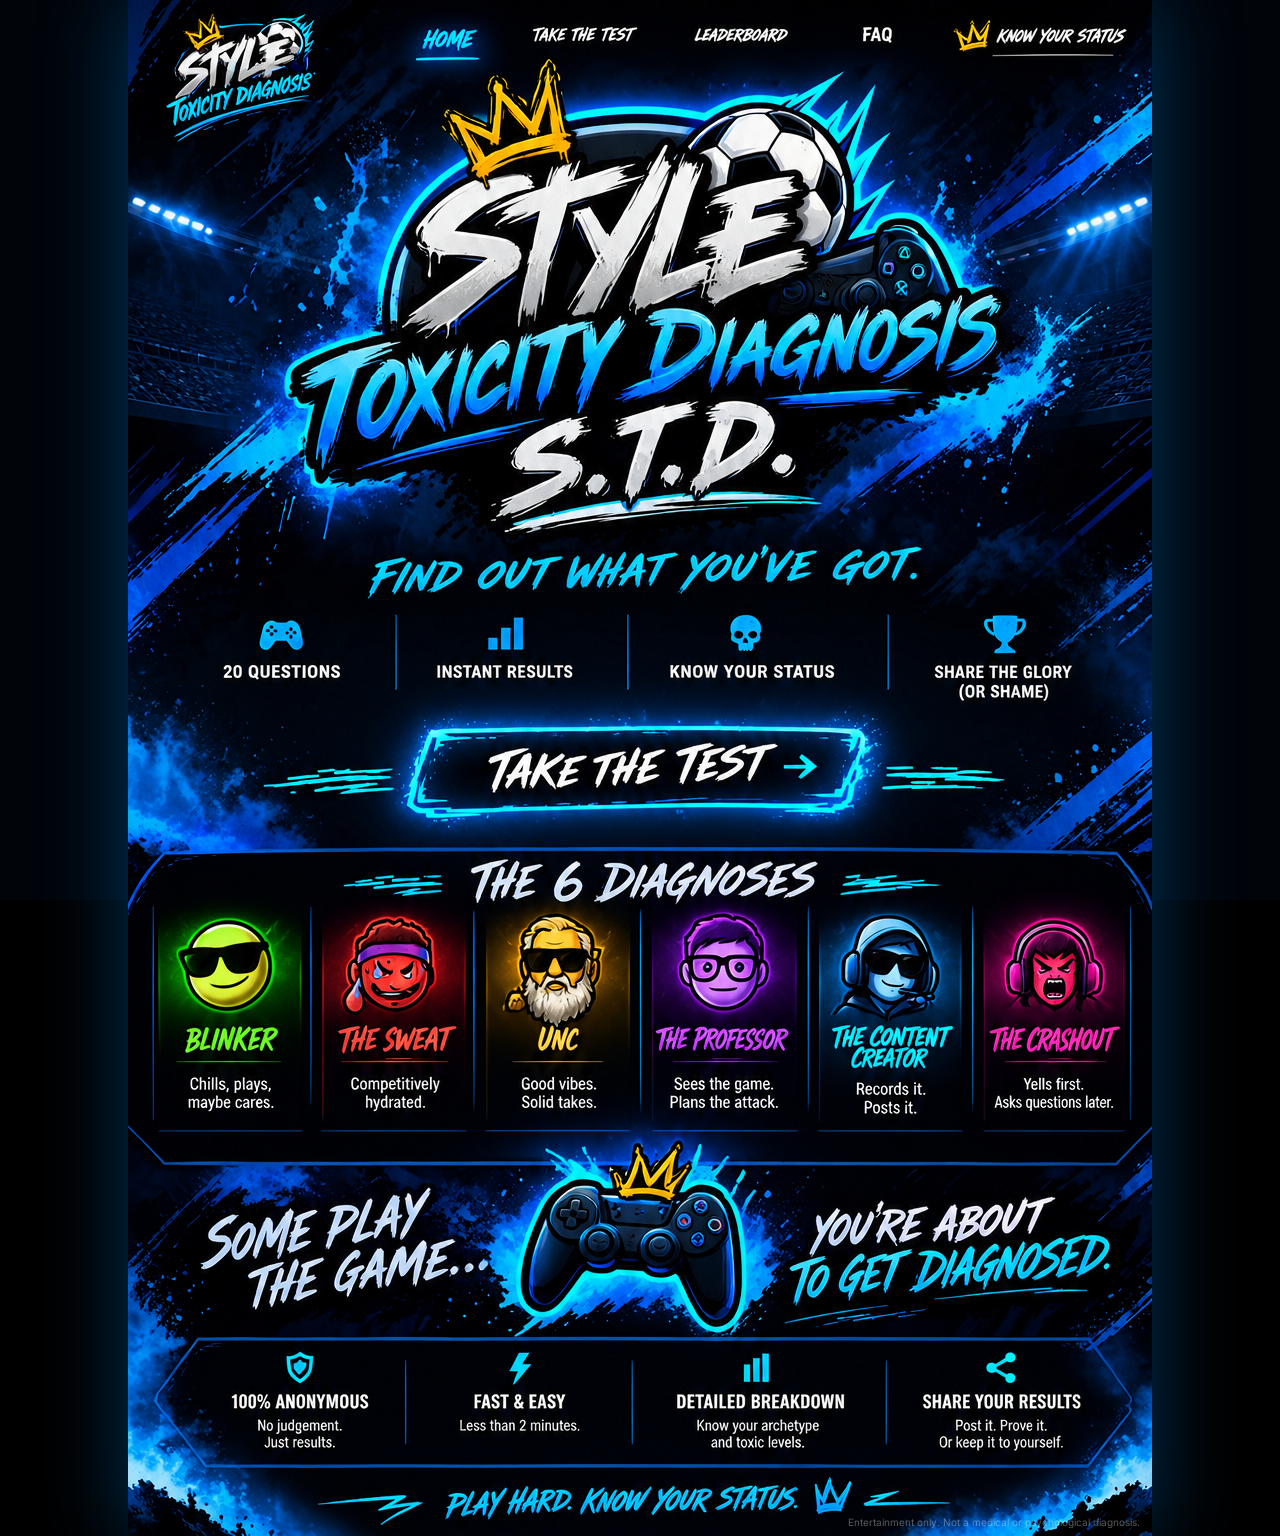
<file: index.html>
<!doctype html>
<html lang="en">
<head>
  <meta charset="utf-8" />
  <meta name="viewport" content="width=device-width,initial-scale=1,viewport-fit=cover" />
  <meta name="theme-color" content="#02060b" />
  <meta name="description" content="Style Toxicity Diagnosis — 20 questions. Six archetypes. Know your status." />
  <title>Style Toxicity Diagnosis — Know Your Status</title>
  <link rel="icon" href="https://raw.githubusercontent.com/stauvin-gif/steven-jones-media/main/favicon.svg" type="image/svg+xml" />
  <link rel="preconnect" href="https://fonts.googleapis.com">
  <link rel="preconnect" href="https://fonts.gstatic.com" crossorigin>
  <link href="https://fonts.googleapis.com/css2?family=Bangers&family=Black+Ops+One&family=Inter:wght@400;600;700;800;900&display=swap" rel="stylesheet">
  <link rel="stylesheet" href="style.css" />
</head>
<body>
  <div id="app"></div>
  <script src="app.js"></script>
</body>
</html>
</file>
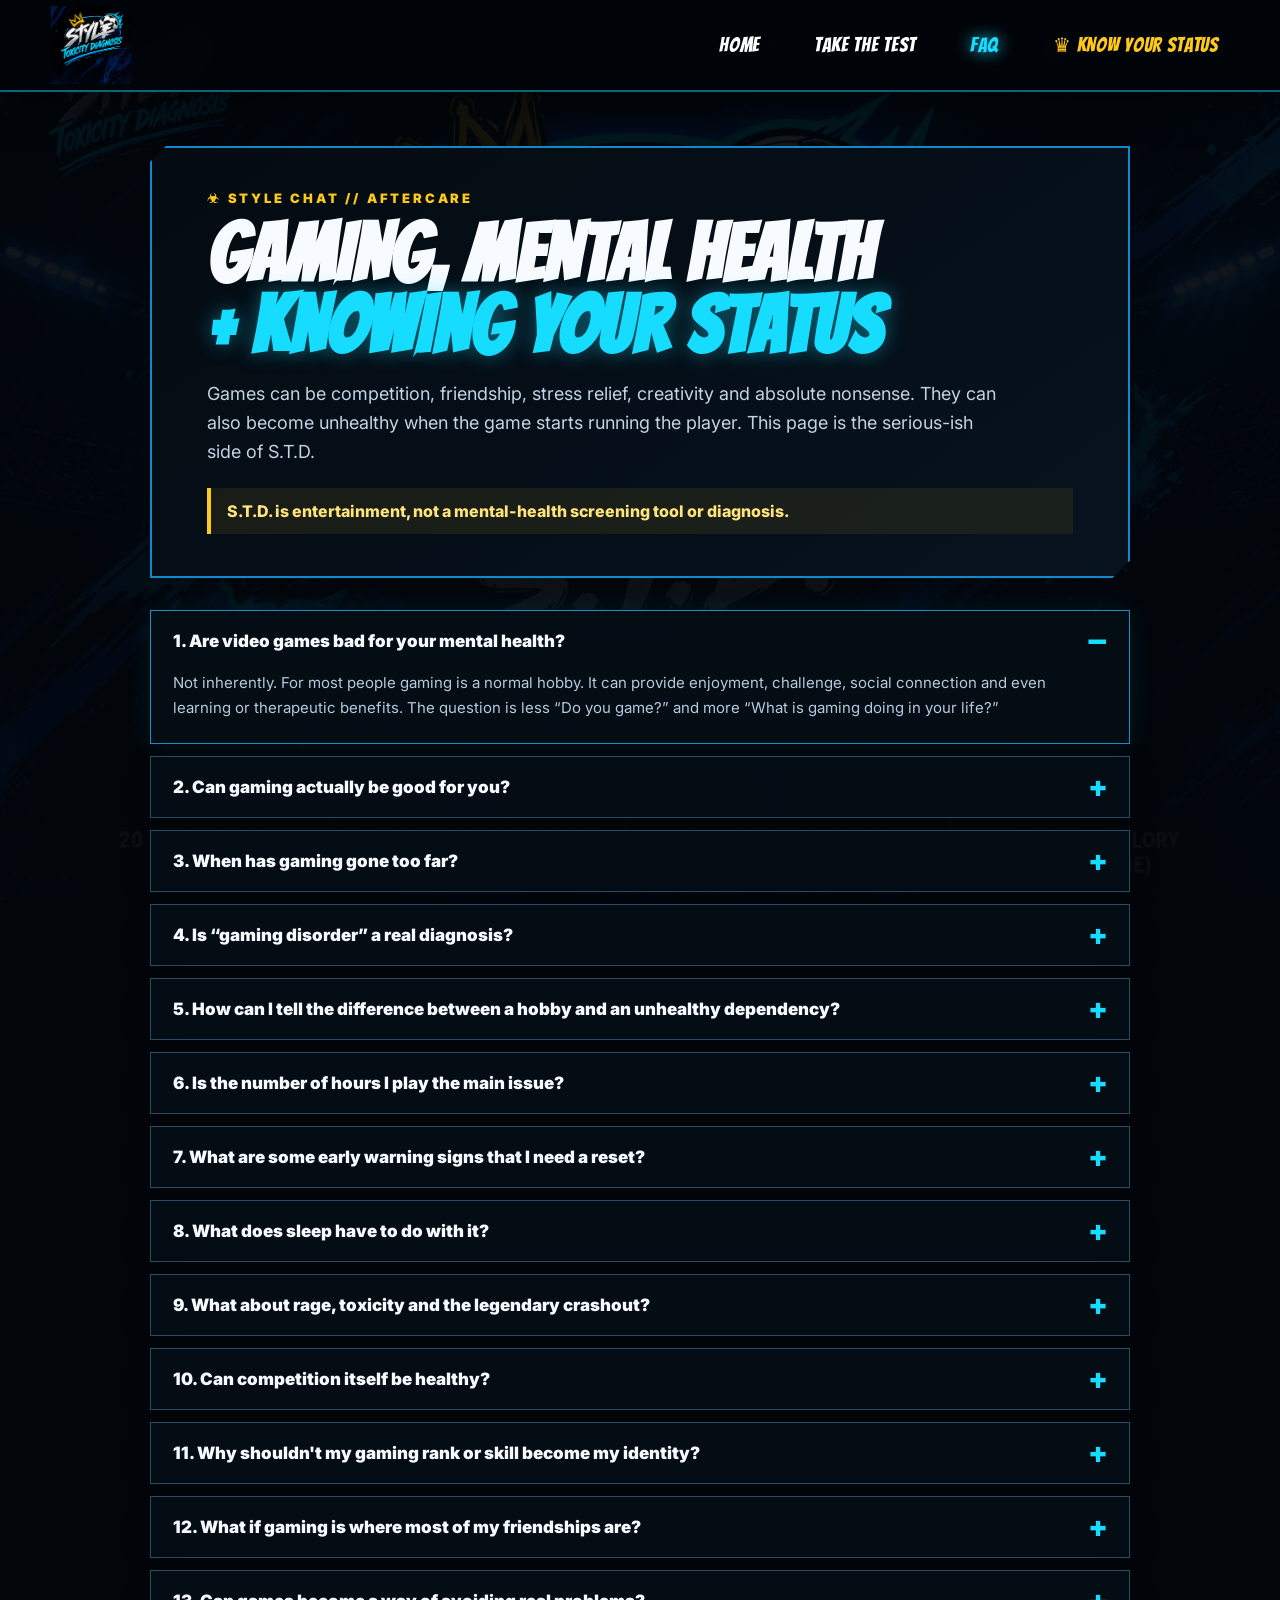
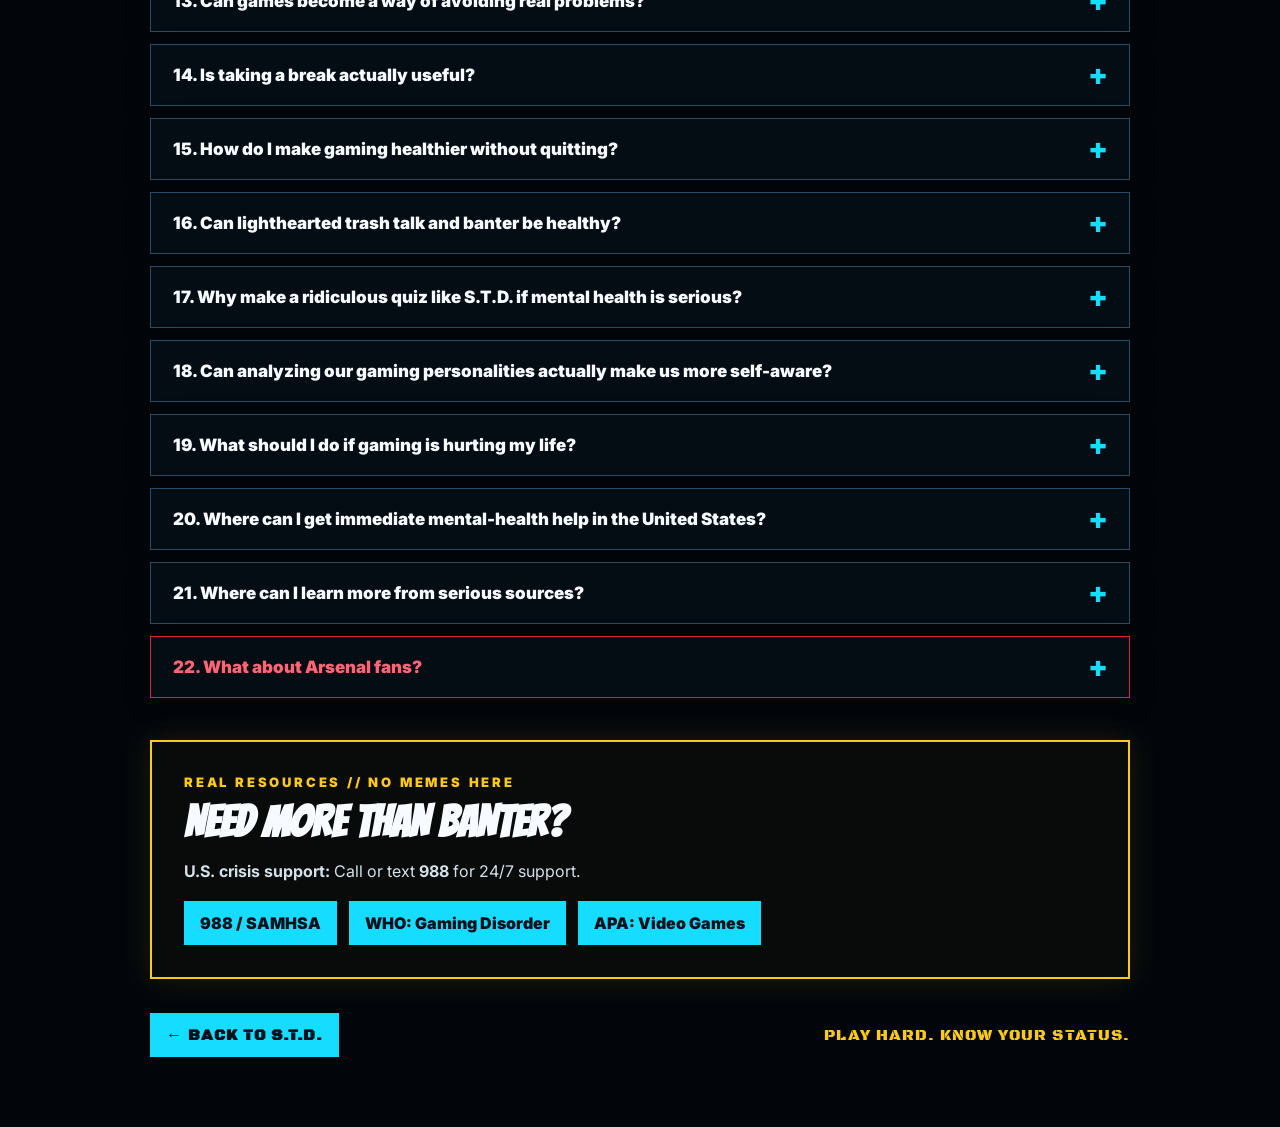
<file: faq.html>
<!doctype html>
<html lang="en">
<head>
  <meta charset="utf-8" />
  <meta name="viewport" content="width=device-width,initial-scale=1,viewport-fit=cover" />
  <meta name="theme-color" content="#02060b" />
  <meta name="description" content="Style Toxicity Diagnosis FAQ — gaming, mental health, self-awareness, balance, banter, and getting help." />
  <title>FAQ — Style Toxicity Diagnosis</title>
  <link rel="icon" href="favicon.svg" type="image/svg+xml" />
  <link rel="preconnect" href="https://fonts.googleapis.com">
  <link rel="preconnect" href="https://fonts.gstatic.com" crossorigin>
  <link href="https://fonts.googleapis.com/css2?family=Bangers&family=Black+Ops+One&family=Inter:wght@400;600;700;800;900&display=swap" rel="stylesheet">
  <link rel="stylesheet" href="style.css" />
  <link rel="stylesheet" href="faq.css" />
</head>
<body>
  <div class="faq-page">
    <header class="topbar">
      <a href="./" aria-label="STD home"><img class="small-logo" src="small-logo.png" alt="Style Toxicity Diagnosis" /></a>
      <nav class="toplinks">
        <a href="./">HOME</a>
        <a href="./">TAKE THE TEST</a>
        <a class="active" href="faq.html">FAQ</a>
        <a class="top-status" href="./">♛ KNOW YOUR STATUS</a>
      </nav>
    </header>

    <main class="faq-shell">
      <section class="faq-hero">
        <div class="kicker">☣ STYLE CHAT // AFTERCARE</div>
        <h1>GAMING, MENTAL HEALTH<br><span>+ KNOWING YOUR STATUS</span></h1>
        <p>Games can be competition, friendship, stress relief, creativity and absolute nonsense. They can also become unhealthy when the game starts running the player. This page is the serious-ish side of S.T.D.</p>
        <div class="faq-note">S.T.D. is entertainment, not a mental-health screening tool or diagnosis.</div>
      </section>

      <section class="faq-list">
        <details open><summary>1. Are video games bad for your mental health?</summary><p>Not inherently. For most people gaming is a normal hobby. It can provide enjoyment, challenge, social connection and even learning or therapeutic benefits. The question is less “Do you game?” and more “What is gaming doing in your life?”</p></details>
        <details><summary>2. Can gaming actually be good for you?</summary><p>Yes. Games can create friendships, shared goals, problem-solving, mastery, relaxation and a place to laugh after a long day. Appropriately designed games may also have educational or mental-health applications. Like most hobbies, the effect depends on the person, the game, the context and the amount.</p></details>
        <details><summary>3. When has gaming gone too far?</summary><p>A useful warning sign is impairment: gaming repeatedly displaces sleep, work, school, relationships, exercise, hygiene, responsibilities or activities you used to value. The World Health Organization describes gaming disorder in terms of impaired control, gaming taking increasing priority over other activities, and continuing despite negative consequences.</p></details>
        <details><summary>4. Is “gaming disorder” a real diagnosis?</summary><p>Yes. Gaming disorder is included in ICD-11. But that does not mean enthusiastic gaming, long sessions or being extremely competitive automatically equals a disorder. WHO says it affects only a small proportion of people who game, and diagnosis requires significant impairment in important areas of functioning.</p></details>
        <details><summary>5. How can I tell the difference between a hobby and an unhealthy dependency?</summary><p>Ask what happens when the controller is off. Can you stop when you planned to? Can you enjoy other things? Are you keeping commitments? Are your relationships and health intact? A hobby adds something to life. A dependency increasingly demands that life reorganize around it.</p></details>
        <details><summary>6. Is the number of hours I play the main issue?</summary><p>Hours matter, but they are not the whole story. A long Saturday session is different from a pattern that consistently damages sleep, school, work, family life or health. Functioning, control and consequences matter more than one scary-looking number on a play-time counter.</p></details>
        <details><summary>7. What are some early warning signs that I need a reset?</summary><p>Regularly losing sleep, skipping obligations, hiding how much you play, becoming unusually irritable when you cannot play, abandoning other interests, repeatedly saying “one more game” for hours, or using gaming as your only way to handle difficult emotions are good reasons to reassess.</p></details>
        <details><summary>8. What does sleep have to do with it?</summary><p>A lot. Late-night gaming can crowd out sleep, and poor sleep can make mood, attention, patience and emotional regulation worse. If your gaming schedule reliably makes tomorrow miserable, that is useful data—not a badge of honor.</p></details>
        <details><summary>9. What about rage, toxicity and the legendary crashout?</summary><p>Competitive frustration is normal. Repeatedly screaming at people, breaking things, threatening others, staying angry long after the match, or damaging relationships is different. If a game consistently turns you into someone you do not respect, the scoreboard is no longer the main problem.</p></details>
        <details><summary>10. Can competition itself be healthy?</summary><p>Absolutely. Competition can sharpen focus, resilience, teamwork and the desire to improve. Healthy competition can survive losing. If defeat feels like an attack on your worth as a person, the competitive drive may have become tangled up with identity.</p></details>
        <details><summary>11. Why shouldn't my gaming rank or skill become my identity?</summary><p>Because performance is unstable. Form changes, metas change, games die, servers close and somebody younger eventually cooks everybody. Enjoy being good at something without asking a ranking system to tell you who you are. You are bigger than your record, division, K/D, Elo or Weekend League finish.</p></details>
        <details><summary>12. What if gaming is where most of my friendships are?</summary><p>Online friendships can be real friendships. Gaming communities can provide belonging and meaningful connection. The goal is not to dismiss those relationships; it is to make sure your social world is broad enough that losing access to one game, server or group would not erase your entire support system.</p></details>
        <details><summary>13. Can games become a way of avoiding real problems?</summary><p>They can. Escaping into a game for a while can be ordinary relaxation. It becomes concerning when gaming is the only coping strategy and difficult emotions, relationships, finances, school or work are continually postponed rather than addressed.</p></details>
        <details><summary>14. Is taking a break actually useful?</summary><p>Yes. A break can show you whether you are choosing to play or feeling compelled to play. It can also restore sleep, perspective and enjoyment. A break does not have to mean quitting forever; sometimes it simply means proving to yourself that you still own the power button.</p></details>
        <details><summary>15. How do I make gaming healthier without quitting?</summary><p>Protect sleep, move your body, eat actual food, keep commitments, set stopping points before you start, maintain offline interests, and periodically ask whether gaming still feels fun. If the people who know you well are consistently worried, listen before automatically defending your playtime.</p></details>
        <details><summary>16. Can lighthearted trash talk and banter be healthy?</summary><p>Yes—when everyone understands the relationship and can laugh, including at themselves. Banter can create belonging and make competition fun. It stops being harmless when humiliation, harassment, threats or one-sided targeting are being defended as “just jokes.” Good banter leaves the friendship intact.</p></details>
        <details><summary>17. Why make a ridiculous quiz like S.T.D. if mental health is serious?</summary><p>Because humor can lower defenses. A goofy label like Blinker, Professor or Crashout can start a conversation that “we need to discuss your emotional regulation” never would. The quiz is not clinical. Its useful purpose is reflection: laugh first, then ask whether any part of the joke is uncomfortably accurate.</p></details>
        <details><summary>18. Can analyzing our gaming personalities actually make us more self-aware?</summary><p>It can start the process. Talking about how we compete, respond to criticism, support teammates, seek attention or handle losing gives friends a shared vocabulary. The value is not the percentage on the result card; it is the conversation afterward and whether you can hear something true without immediately going Full Crashout.</p></details>
        <details><summary>19. What should I do if gaming is hurting my life?</summary><p>Tell someone you trust and be specific about what is happening. Consider talking with a licensed mental-health professional, especially if gaming is connected with depression, anxiety, anger, isolation or significant impairment. You do not need to wait until everything is falling apart before asking for help.</p></details>
        <details><summary>20. Where can I get immediate mental-health help in the United States?</summary><p>If you are in emotional distress, a mental-health or substance-use crisis, or worried about suicide, call or text <strong>988</strong> for the 988 Suicide &amp; Crisis Lifeline. It is available 24/7. If there is an immediate life-threatening emergency, call 911 or go to the nearest emergency department.</p></details>
        <details><summary>21. Where can I learn more from serious sources?</summary><p>See the resources below from the World Health Organization, the American Psychological Association and SAMHSA. They are here because this page can joke about Crashouts without pretending a gaming quiz is healthcare.</p></details>
        <details class="arsenal"><summary>22. What about Arsenal fans?</summary><p>Arsenal fans may experience a unique psychological struggle: accepting a horrible playstyle purely because it produces wins. Symptoms can include saying “three points are three points,” defending football terrorism in group chats, and staring into the middle distance while insisting the result is all that matters. This is a joke. If supporting Arsenal causes actual distress, the resources below remain available. 😭</p></details>
      </section>

      <section class="resources">
        <div class="kicker">REAL RESOURCES // NO MEMES HERE</div>
        <h2>NEED MORE THAN BANTER?</h2>
        <p><strong>U.S. crisis support:</strong> Call or text <strong>988</strong> for 24/7 support.</p>
        <div class="resource-links">
          <a href="https://www.samhsa.gov/mental-health/988" target="_blank" rel="noopener">988 / SAMHSA</a>
          <a href="https://www.who.int/news-room/questions-and-answers/item/addictive-behaviours-gaming-disorder" target="_blank" rel="noopener">WHO: Gaming Disorder</a>
          <a href="https://www.apa.org/topics/video-games" target="_blank" rel="noopener">APA: Video Games</a>
        </div>
      </section>

      <div class="faq-footer"><a href="./">← BACK TO S.T.D.</a><span>PLAY HARD. KNOW YOUR STATUS.</span></div>
    </main>
  </div>
</body>
</html>
</file>
<file: style.css>
:root{
  --bg:#02060b;
  --ink:#050b12;
  --panel:#07111c;
  --panel2:#0b1825;
  --cyan:#16dcff;
  --cyan2:#00a9ff;
  --blue:#086bff;
  --gold:#ffc919;
  --white:#f7fbff;
  --muted:#a8bdd0;
  --red:#ff3148;
  --green:#5cff5f;
  --purple:#bb4cff;
  --orange:#ffad1f;
  --pink:#ff39ad;
  --shadow:0 0 32px rgba(22,220,255,.28);
}
*{box-sizing:border-box}
html{scroll-behavior:smooth;background:var(--bg)}
body{margin:0;min-height:100vh;background:var(--bg);color:var(--white);font-family:Inter,Arial,sans-serif;overflow-x:hidden}
button,input{font:inherit}
button{touch-action:manipulation}

/* approved landing art */
.landing-shell{min-height:100vh;background:#000;display:flex;justify-content:center;align-items:flex-start;position:relative;overflow:hidden}
.landing-shell:before{content:"";position:fixed;inset:0;background:radial-gradient(circle at 50% 15%,rgba(0,132,255,.26),transparent 38%),#01050a;z-index:0}
.poster-wrap{width:min(1024px,100vw);position:relative;z-index:1;box-shadow:0 0 80px rgba(0,145,255,.35)}
.poster-wrap>img{display:block;width:100%;height:auto;user-select:none;-webkit-user-drag:none}
.hero-hotspot{position:absolute;left:27%;top:47.1%;width:46%;height:6.3%;border:0;background:transparent;cursor:pointer;border-radius:8px;z-index:3;color:transparent}
.hero-hotspot:hover,.hero-hotspot:focus-visible{outline:3px solid rgba(22,220,255,.72);outline-offset:3px;box-shadow:0 0 38px rgba(22,220,255,.8);background:rgba(22,220,255,.03)}
.hero-hotspot-top{position:absolute;left:35%;top:.5%;width:20%;height:5%;border:0;background:transparent;cursor:pointer;color:transparent;z-index:3}
.faq-hotspot-top{position:absolute;left:66%;top:.5%;width:9%;height:5%;border:0;background:transparent;cursor:pointer;color:transparent;z-index:3}
.faq-hotspot-top:hover,.faq-hotspot-top:focus-visible{outline:2px solid rgba(22,220,255,.72);outline-offset:2px;box-shadow:0 0 24px rgba(22,220,255,.55);background:rgba(22,220,255,.03)}
.landing-caption{position:absolute;bottom:8px;right:12px;font-size:10px;color:rgba(255,255,255,.35);z-index:4}

/* internal app chrome */
.app-screen{min-height:100vh;position:relative;background:#02060b;isolation:isolate;padding-bottom:40px}
.app-screen:before{content:"";position:fixed;inset:0;background:
  linear-gradient(rgba(2,6,11,.90),rgba(2,6,11,.94)),
  url('approved-landing.png') center 18%/cover no-repeat;
  filter:saturate(1.1);z-index:-2;transform:scale(1.02)}
.app-screen:after{content:"";position:fixed;inset:0;z-index:-1;pointer-events:none;background:
  repeating-linear-gradient(116deg,transparent 0 33px,rgba(24,191,255,.024) 34px 35px),
  radial-gradient(circle at 50% 0,rgba(0,179,255,.16),transparent 37%)}
.topbar{height:92px;display:flex;align-items:center;justify-content:space-between;gap:20px;padding:8px clamp(16px,4vw,54px);border-bottom:2px solid rgba(22,220,255,.45);background:rgba(0,4,9,.88);backdrop-filter:blur(12px);position:sticky;top:0;z-index:20;box-shadow:0 10px 38px rgba(0,0,0,.5)}
.small-logo{height:78px;width:auto;display:block;object-fit:contain}
.toplinks{display:flex;align-items:center;gap:clamp(12px,3vw,34px);font-family:Bangers,Impact,sans-serif;font-size:20px;letter-spacing:.7px}
.toplinks button{border:0;background:transparent;color:#fff;cursor:pointer;text-transform:uppercase;padding:10px}
.toplinks button:hover{color:var(--cyan);text-shadow:0 0 16px var(--cyan)}
.top-status{color:var(--gold)!important}
.page{width:min(1040px,94vw);margin:0 auto;padding:42px 0}
.brush{font-family:Bangers,Impact,sans-serif;letter-spacing:1px;text-transform:uppercase;font-style:italic}
.mono{font-family:'Black Ops One',Impact,sans-serif;text-transform:uppercase}
.kicker{font-size:13px;letter-spacing:2.8px;font-weight:900;color:var(--gold);text-transform:uppercase}
.cyan{color:var(--cyan)}
.gold{color:var(--gold)}

/* name screen */
.name-stage{min-height:calc(100vh - 92px);display:grid;grid-template-columns:minmax(260px,.8fr) 1.2fr;align-items:center;gap:36px}
.name-art{background:rgba(2,6,11,.66);border:2px solid rgba(22,220,255,.38);box-shadow:var(--shadow);padding:12px;transform:rotate(-1deg)}
.name-art img{width:100%;display:block}
.name-panel{position:relative;padding:38px;background:linear-gradient(145deg,rgba(4,11,18,.97),rgba(7,19,31,.95));border:2px solid #1289ca;clip-path:polygon(0 12px,12px 0,100% 0,100% calc(100% - 16px),calc(100% - 16px) 100%,0 100%);box-shadow:0 0 45px rgba(0,170,255,.24)}
.name-panel h1{font-family:Bangers,Impact,sans-serif;font-size:clamp(50px,7vw,82px);line-height:.85;margin:10px 0;color:white;text-shadow:4px 4px 0 #0062a9,0 0 20px rgba(22,220,255,.3)}
.name-panel p{font-size:18px;color:var(--muted);max-width:560px;line-height:1.5}
.name-panel input{width:100%;font-size:22px;padding:17px 18px;margin:15px 0 18px;color:#fff;background:#02070d;border:2px solid #21445f;outline:none;box-shadow:inset 0 0 20px rgba(0,0,0,.65)}
.name-panel input:focus{border-color:var(--cyan);box-shadow:0 0 24px rgba(22,220,255,.25)}
.cta{border:2px solid #7aefff;background:linear-gradient(90deg,#11d8f5,#22a8ff);color:#00111a;font-family:'Black Ops One',Impact,sans-serif;font-weight:900;text-transform:uppercase;padding:16px 25px;min-height:56px;cursor:pointer;box-shadow:0 0 28px rgba(22,220,255,.55);clip-path:polygon(0 0,calc(100% - 12px) 0,100% 12px,100% 100%,12px 100%,0 calc(100% - 12px));transition:.15s ease}
.cta:hover{filter:brightness(1.13);transform:translateY(-2px)}
.ghost{border:2px solid #54738f;color:#fff;background:rgba(5,12,19,.78);font-weight:900;text-transform:uppercase;padding:14px 22px;min-height:52px;cursor:pointer;clip-path:polygon(0 0,calc(100% - 8px) 0,100% 8px,100% 100%,8px 100%,0 calc(100% - 8px))}
.ghost:hover{border-color:var(--cyan);color:var(--cyan)}

/* quiz */
.quiz-shell{width:min(860px,94vw);margin:34px auto 0;background:rgba(4,10,17,.95);border:2px solid #135a86;box-shadow:0 0 60px rgba(0,142,255,.18);position:relative;padding:30px clamp(20px,4vw,42px) 36px;clip-path:polygon(0 18px,18px 0,100% 0,100% calc(100% - 20px),calc(100% - 20px) 100%,0 100%)}
.quiz-shell:before{content:"";position:absolute;left:0;right:0;top:0;height:3px;background:linear-gradient(90deg,transparent,var(--cyan),transparent);box-shadow:0 0 22px var(--cyan)}
.quiz-head{display:flex;justify-content:space-between;gap:20px;align-items:flex-end;margin-bottom:10px}
.qcount{font-family:'Black Ops One';font-size:17px;letter-spacing:1px}.qcount strong{color:var(--cyan)}
.progress{height:11px;background:#0d1b27;border:1px solid #3b607c;box-shadow:inset 0 0 12px #000;margin:12px 0 29px;overflow:hidden}
.progress>i{display:block;height:100%;background:linear-gradient(90deg,#00e1ff,#008dff);box-shadow:0 0 18px var(--cyan)}
.question-paper{position:relative;background:#eef2f2;color:#091019;padding:30px clamp(20px,4vw,38px);font-weight:900;font-size:clamp(24px,3.4vw,38px);line-height:1.18;margin:0 0 28px;transform:rotate(-.25deg);box-shadow:9px 9px 0 rgba(0,123,215,.26);clip-path:polygon(0 7px,4% 1%,10% 5px,16% 0,22% 6px,31% 1px,43% 6px,52% 0,63% 5px,76% 0,89% 6px,100% 2px,99% 96%,92% 100%,81% 96%,69% 100%,55% 96%,39% 100%,25% 96%,12% 100%,0 96%)}
.scale-list{display:grid;gap:10px}
.scale-choice{display:grid;grid-template-columns:60px 1fr;align-items:center;gap:14px;min-height:64px;background:linear-gradient(90deg,#07101a,#0b1620);border:1px solid #2f506c;color:#e9f5ff;cursor:pointer;text-align:left;padding:9px 18px;transition:.12s ease}
.scale-choice:hover{border-color:var(--cyan);box-shadow:0 0 20px rgba(22,220,255,.25);transform:translateX(3px)}
.scale-choice.selected{border:2px solid var(--cyan);background:linear-gradient(90deg,#06324a,#082037);box-shadow:0 0 25px rgba(22,220,255,.48)}
.scale-num{font-family:'Black Ops One';font-size:24px;text-align:center;color:var(--cyan);border-right:1px solid #31546e;padding-right:14px}
.scale-copy strong{display:block;font-size:15px}.scale-copy span{font-size:12px;color:#8fa8bb}
.quiz-nav{display:flex;justify-content:space-between;gap:12px;margin-top:26px}

/* analyzing */
.analyze-stage{min-height:calc(100vh - 92px);display:grid;place-items:center;padding:35px 0}
.analyze-card{width:min(760px,94vw);text-align:center;padding:44px 34px;background:rgba(3,10,17,.94);border:2px solid #0d76b6;box-shadow:0 0 70px rgba(22,220,255,.25);position:relative;overflow:hidden}
.analyze-card:before{content:"";position:absolute;inset:-20%;background:conic-gradient(from 0deg,transparent,rgba(22,220,255,.12),transparent 30%);animation:scan 2s linear infinite}@keyframes scan{to{transform:rotate(360deg)}}
.analyze-inner{position:relative;z-index:2}
.analyze-card img{width:min(520px,85%);max-height:250px;object-fit:cover;object-position:center 46%;filter:drop-shadow(0 0 20px rgba(22,220,255,.4))}
.analyze-title{font-family:Bangers,Impact,sans-serif;font-size:clamp(48px,8vw,88px);line-height:.86;color:#fff;text-shadow:4px 4px 0 #006eaa;margin:4px 0 24px}.analyze-title em{color:var(--cyan);font-style:normal}
.scan-list{width:min(500px,92%);margin:0 auto;text-align:left;border:1px solid #31506a;background:#040a10;padding:17px 22px;box-shadow:inset 0 0 24px #000}
.scan-row{display:flex;justify-content:space-between;padding:8px 0;font-weight:800;letter-spacing:.7px}.scan-row span:last-child{color:#32f4ff}

/* results */
.results-page{width:min(1080px,95vw);margin:0 auto;padding:34px 0 55px}
.results-title{text-align:center;margin-bottom:22px}.results-title .brush{font-size:clamp(58px,9vw,104px);line-height:.8;text-shadow:5px 5px 0 #00649e}.results-title p{margin:13px 0 0;color:var(--muted)}
.diag-grid{display:grid;grid-template-columns:1.3fr .7fr;gap:16px;align-items:stretch}
.diagnosis-card{border:2px solid #1486c4;background:linear-gradient(145deg,rgba(3,10,16,.98),rgba(7,20,32,.96));box-shadow:0 0 35px rgba(22,220,255,.2);padding:20px;position:relative;overflow:hidden;clip-path:polygon(0 14px,14px 0,100% 0,100% calc(100% - 14px),calc(100% - 14px) 100%,0 100%)}
.diagnosis-card:after{content:"DIAGNOSIS";position:absolute;right:-8px;top:12px;font-family:'Black Ops One';font-size:60px;color:#fff;opacity:.035;transform:rotate(-6deg)}
.primary-wrap{display:grid;grid-template-columns:220px 1fr;gap:20px;align-items:center;position:relative;z-index:2}
.primary-art{width:220px;max-width:100%;border:2px solid var(--cyan);box-shadow:0 0 25px rgba(22,220,255,.35);background:#02060a}
.diag-label{color:var(--gold);font-weight:900;letter-spacing:2px;font-size:12px}
.combo-name{font-family:Bangers,Impact,sans-serif;font-size:clamp(48px,6vw,78px);line-height:.82;margin:5px 0 13px;text-transform:uppercase;color:#fff;text-shadow:4px 4px 0 #0670b0}.combo-name em{color:var(--cyan);font-style:normal}
.diag-copy{font-size:17px;line-height:1.5;color:#c7d5e1;max-width:640px}
.trait-pair{display:grid;grid-template-columns:1fr 1fr;gap:10px;margin-top:15px}.trait-pill{border:1px solid #28516d;background:#07111b;padding:12px}.trait-pill span{display:block;color:#8ca6ba;font-size:10px;font-weight:900;letter-spacing:1.4px}.trait-pill b{font-size:18px;color:#fff}
.tox-card{border:2px solid var(--red);background:linear-gradient(145deg,#18070b,#09070a);box-shadow:0 0 35px rgba(255,30,60,.2),inset 0 0 40px rgba(255,0,44,.06);padding:24px;display:flex;flex-direction:column;justify-content:center;position:relative;overflow:hidden}.tox-card:before{content:"☣";position:absolute;right:-14px;bottom:-32px;font-size:180px;opacity:.06}.tox-label{font-family:'Black Ops One';font-size:16px;color:#ffd934}.tox-num{font-family:'Black Ops One';font-size:clamp(68px,10vw,118px);line-height:.88;color:var(--gold);text-shadow:0 0 28px rgba(255,201,25,.28);margin:10px 0}.tox-band{font-family:Bangers,Impact,sans-serif;font-size:34px;color:#ff3b53;letter-spacing:1px}.tox-desc{color:#c7d2da;line-height:1.45}
.breakdown{margin-top:16px;border:2px solid #17699c;background:rgba(3,9,15,.96);padding:22px;box-shadow:0 0 30px rgba(0,149,255,.15)}
.section-head{display:flex;align-items:center;gap:13px;margin-bottom:18px}.section-head:before,.section-head:after{content:"";height:3px;flex:1;background:linear-gradient(90deg,transparent,var(--cyan))}.section-head:after{background:linear-gradient(90deg,var(--cyan),transparent)}.section-head h2{font-family:Bangers,Impact,sans-serif;font-size:36px;margin:0;white-space:nowrap}
.stat-grid{display:grid;grid-template-columns:repeat(6,1fr);gap:9px;margin-bottom:20px}
.stat-card{position:relative;background:#050d14;border:1px solid #26465e;overflow:hidden;min-width:0;transition:.15s ease}.stat-card.primary{border:2px solid var(--cyan);box-shadow:0 0 22px rgba(22,220,255,.35)}.stat-card.secondary{border:2px solid var(--gold);box-shadow:0 0 18px rgba(255,201,25,.22)}
.stat-card img{display:block;width:100%;aspect-ratio:157/250;object-fit:cover}.stat-score{position:absolute;right:7px;top:7px;background:rgba(0,0,0,.82);border:1px solid currentColor;padding:5px 7px;font-weight:900;color:var(--cyan)}
.bars{display:grid;gap:10px}.bar-row{display:grid;grid-template-columns:165px 1fr 52px;gap:12px;align-items:center}.bar-row b{font-size:13px}.bar-track{height:13px;border:1px solid #42637b;background:#0c1620;overflow:hidden}.bar-fill{height:100%;background:linear-gradient(90deg,#0085ff,#15ddff);box-shadow:0 0 10px rgba(22,220,255,.5)}.bar-val{text-align:right;color:var(--cyan);font-weight:900}
.treatment{margin-top:16px;display:grid;grid-template-columns:auto 1fr;gap:16px;align-items:center;border:2px solid var(--gold);background:linear-gradient(90deg,#1a1304,#070b10);padding:18px 22px;box-shadow:0 0 25px rgba(255,201,25,.12)}
.treatment-icon{font-size:42px}.treatment b{display:block;color:var(--gold);letter-spacing:1.5px;margin-bottom:4px}.treatment p{margin:0;font-size:17px}
.result-actions{display:flex;gap:12px;justify-content:center;margin-top:24px;flex-wrap:wrap}
.disclaimer{text-align:center;color:#677f91;font-size:10px;letter-spacing:1px;text-transform:uppercase;margin-top:24px}

/* responsive */
@media(max-width:820px){
  .topbar{height:74px;padding:6px 12px}.small-logo{height:62px}.toplinks button:not(.top-status){display:none}.toplinks{font-size:17px}
  .page{padding-top:24px}.name-stage{grid-template-columns:1fr;gap:18px}.name-art{display:none}.name-panel{padding:28px 22px}.name-panel h1{font-size:58px}
  .quiz-shell{margin-top:18px;padding:22px 16px 28px}.question-paper{min-height:165px;display:flex;align-items:center}.scale-choice{grid-template-columns:48px 1fr;padding:8px 12px}.scale-num{font-size:21px}.quiz-nav{position:sticky;bottom:8px;z-index:5;background:rgba(2,6,11,.86);padding:8px;backdrop-filter:blur(8px)}
  .diag-grid{grid-template-columns:1fr}.primary-wrap{grid-template-columns:150px 1fr}.primary-art{width:150px}.trait-pair{grid-template-columns:1fr}.tox-card{min-height:250px}.stat-grid{grid-template-columns:repeat(3,1fr)}.bar-row{grid-template-columns:115px 1fr 45px;font-size:11px}
}
@media(max-width:520px){
  .poster-wrap{width:100vw}.landing-caption{display:none}
  .top-status{font-size:14px!important}.results-page{width:96vw}.results-title .brush{font-size:58px}.primary-wrap{grid-template-columns:1fr;text-align:center}.primary-art{width:min(260px,78vw);margin:0 auto}.combo-name{font-size:52px}.diag-copy{text-align:left}.trait-pair{text-align:left}.stat-grid{grid-template-columns:repeat(2,1fr)}.section-head h2{font-size:28px}.bar-row{grid-template-columns:100px 1fr 42px;gap:8px}.result-actions{flex-direction:column}.result-actions button{width:100%}.treatment{grid-template-columns:1fr;text-align:center}.question-paper{font-size:24px}.scale-copy strong{font-size:14px}.scale-copy span{font-size:11px}
}
</file>
<file: faq.css>
.faq-page{min-height:100vh;background:#02060b;color:#f7fbff;position:relative}.faq-page:before{content:"";position:fixed;inset:0;background:linear-gradient(rgba(2,6,11,.92),rgba(2,6,11,.97)),url('approved-landing.png') center top/cover no-repeat;z-index:0}.faq-page>*{position:relative;z-index:1}.toplinks a{border:0;background:transparent;color:#fff;text-decoration:none;cursor:pointer;text-transform:uppercase;padding:10px}.toplinks a:hover,.toplinks a.active{color:var(--cyan);text-shadow:0 0 16px var(--cyan)}.faq-shell{width:min(980px,94vw);margin:0 auto;padding:54px 0 70px}.faq-hero{padding:42px clamp(22px,5vw,55px);border:2px solid #1289ca;background:linear-gradient(145deg,rgba(4,11,18,.98),rgba(7,19,31,.96));box-shadow:0 0 55px rgba(0,170,255,.2);clip-path:polygon(0 16px,16px 0,100% 0,100% calc(100% - 18px),calc(100% - 18px) 100%,0 100%)}.faq-hero h1{font-family:Bangers,Impact,sans-serif;font-size:clamp(48px,7vw,80px);line-height:.9;margin:12px 0 18px;letter-spacing:1px}.faq-hero h1 span{color:var(--cyan);text-shadow:0 0 20px rgba(22,220,255,.4)}.faq-hero>p{font-size:18px;line-height:1.6;color:#c2d4e2;max-width:800px}.faq-note{margin-top:22px;padding:13px 16px;border-left:4px solid var(--gold);background:rgba(255,201,25,.08);color:#ffe47b;font-weight:800}.faq-list{display:grid;gap:12px;margin:32px 0}.faq-list details{border:1px solid #294b65;background:rgba(5,13,22,.95);box-shadow:0 8px 25px rgba(0,0,0,.25)}.faq-list details[open]{border-color:#168ec7;box-shadow:0 0 25px rgba(22,220,255,.09)}.faq-list summary{list-style:none;cursor:pointer;padding:20px 54px 20px 22px;font-weight:900;font-size:17px;position:relative}.faq-list summary::-webkit-details-marker{display:none}.faq-list summary:after{content:'+';position:absolute;right:22px;top:15px;font-family:'Black Ops One';font-size:27px;color:var(--cyan)}.faq-list details[open] summary:after{content:'–'}.faq-list details p{margin:0;padding:0 22px 22px;color:#b7cadd;line-height:1.65;font-size:15px}.faq-list .arsenal{border-color:#d8293b}.faq-list .arsenal summary{color:#ff6575}.resources{margin-top:42px;padding:32px;border:2px solid var(--gold);background:rgba(10,12,12,.96);box-shadow:0 0 32px rgba(255,201,25,.12)}.resources h2{font-family:Bangers,Impact,sans-serif;font-size:44px;margin:8px 0 12px}.resources p{color:#d5e1e9}.resource-links{display:flex;flex-wrap:wrap;gap:12px;margin-top:20px}.resource-links a,.faq-footer a{display:inline-block;text-decoration:none;color:#00111a;background:var(--cyan);font-weight:900;padding:12px 16px}.resource-links a:hover,.faq-footer a:hover{filter:brightness(1.15)}.faq-footer{display:flex;justify-content:space-between;align-items:center;gap:20px;margin-top:34px;font-family:'Black Ops One',Impact,sans-serif;color:var(--gold);letter-spacing:1px}@media(max-width:760px){.topbar{height:auto;min-height:78px;align-items:flex-start}.small-logo{height:58px}.toplinks{gap:2px;font-size:14px;flex-wrap:wrap;justify-content:flex-end}.toplinks a{padding:8px 6px}.faq-shell{padding-top:25px}.faq-hero{padding:28px 20px}.faq-hero>p{font-size:16px}.faq-list summary{font-size:15px}.faq-footer{flex-direction:column;align-items:flex-start}}
</file>
